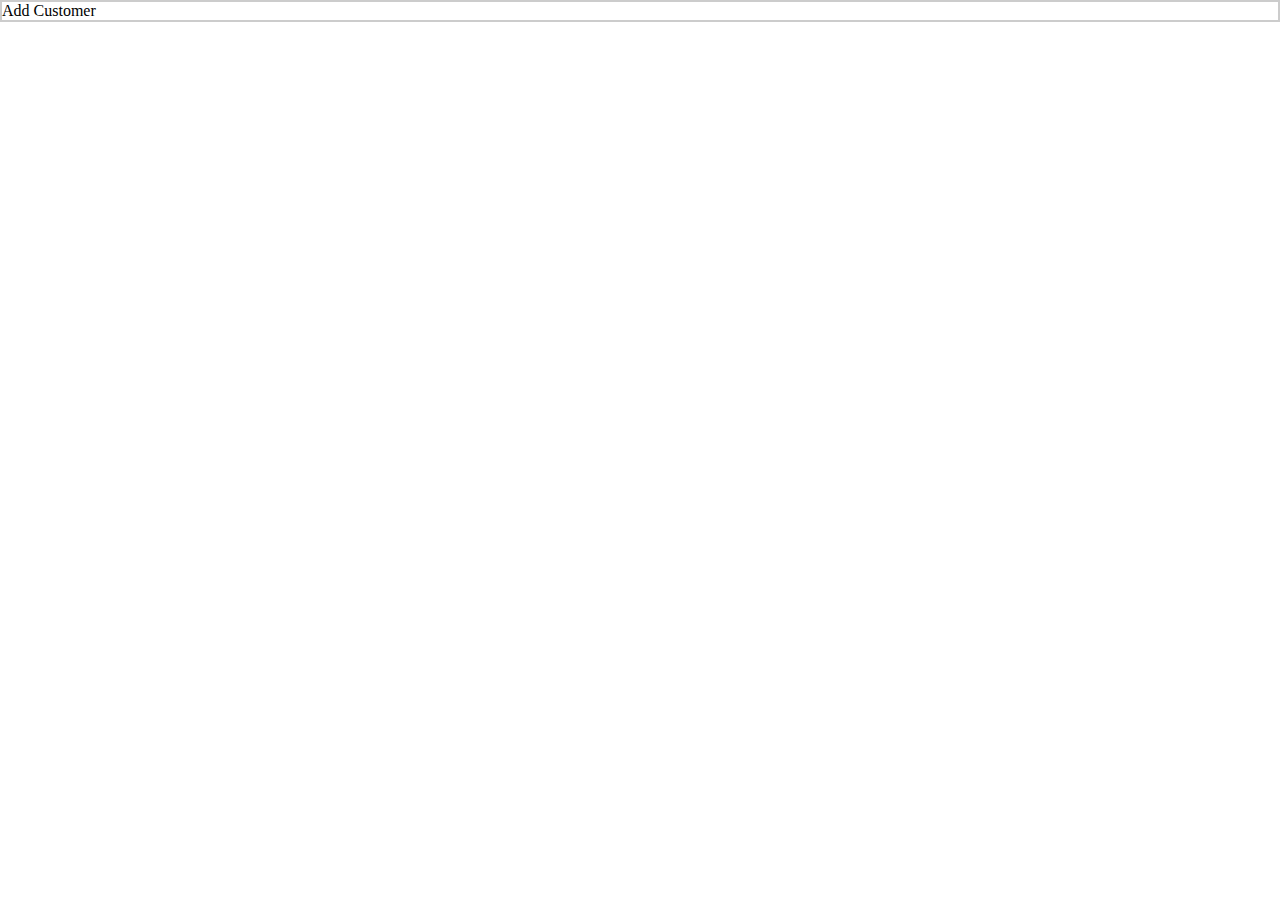
<file: Pages/add_customer.html>
<!DOCTYPE html>
<html lang="en">

<head>
    <meta charset="UTF-8">
    <meta name="viewport" content="width=device-width, initial-scale=1.0">
    <link rel="stylesheet" href="../Styles/landing_page.css" />
    <title>Add Customer</title>
</head>

<body>
    Add Customer
</body>
</html>
</file>
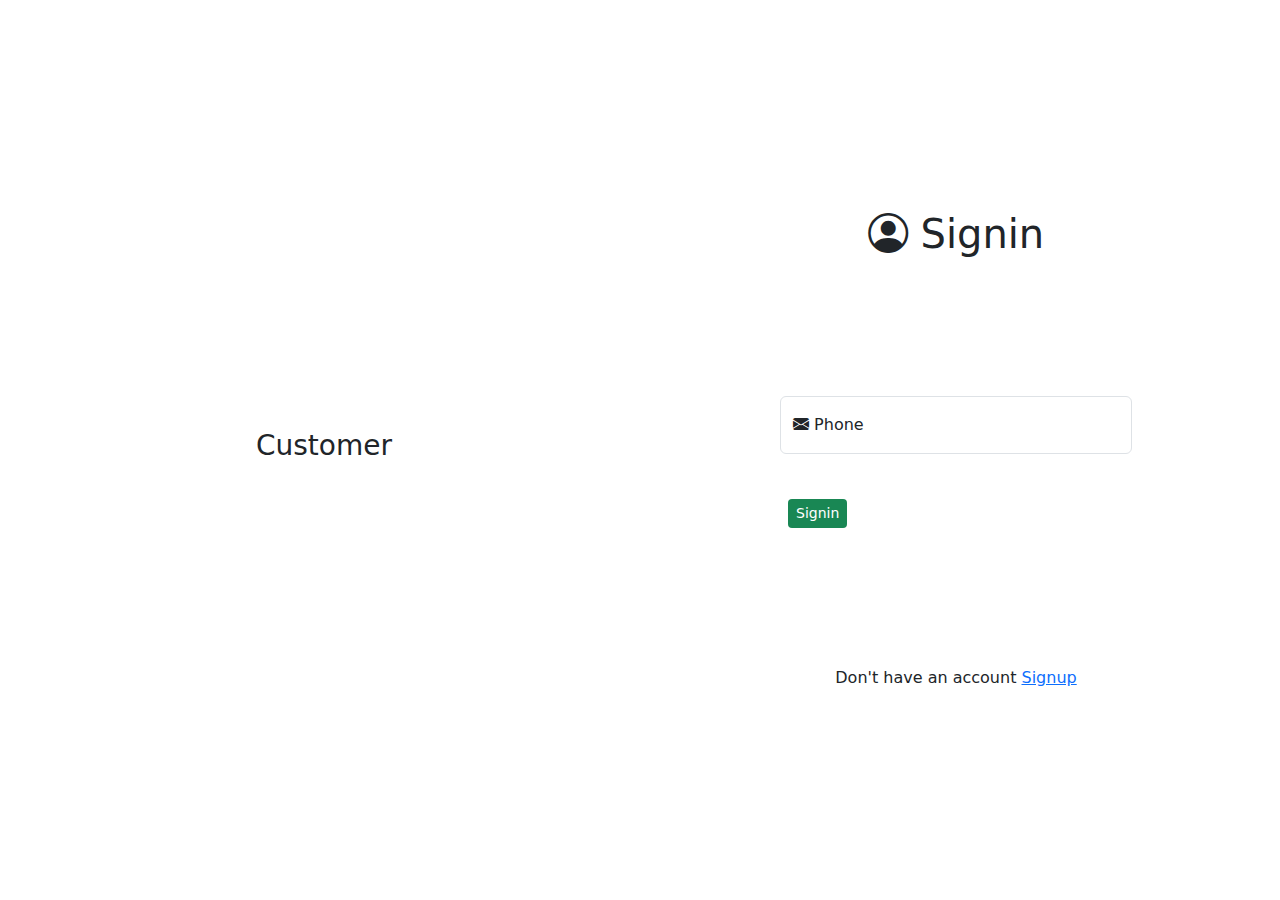
<file: Pages/customerSignin.html>
<!DOCTYPE html>
<html lang="en">

<head>
    <meta charset="UTF-8">
    <meta name="viewport" content="width=device-width, initial-scale=1.0">
    <link href="https://cdn.jsdelivr.net/npm/bootstrap@5.3.3/dist/css/bootstrap.min.css" rel="stylesheet"
        integrity="sha384-QWTKZyjpPEjISv5WaRU9OFeRpok6YctnYmDr5pNlyT2bRjXh0JMhjY6hW+ALEwIH" crossorigin="anonymous" />
    <script src="https://cdn.jsdelivr.net/npm/bootstrap@5.3.3/dist/js/bootstrap.bundle.min.js"
        integrity="sha384-YvpcrYf0tY3lHB60NNkmXc5s9fDVZLESaAA55NDzOxhy9GkcIdslK1eN7N6jIeHz"
        crossorigin="anonymous"></script>
    <!-- FOR ICONS -->
    <link rel="stylesheet" href="https://cdn.jsdelivr.net/npm/bootstrap-icons@1.5.0/font/bootstrap-icons.css" />

    <link rel="stylesheet" href="../Styles/signin.css">

    <title>Signin</title>
</head>

<body class="">
    <div class="mainBox">
        <div class="mainBoxOne">
            <div class="h3">Customer</div>
        </div>
        <div class="mainBoxTwo">
            <div></div>
            <div class="formHeader h1">
                <i class="bi-person-circle"></i> Signin
            </div>
            <div class="formBody">
                <form class="formElement" id="signinForm">
                    <div class="form-floating mb-3">
                        <input type="number" class="form-control" id="signinPhone" placeholder="Email" name="email"
                            requiredx>
                        <label for="signinPhone">
                            <i class="bi-envelope-fill"></i>
                            Phone
                        </label>
                        <div class="text-danger formMsg" id="signinPhoneMsg">
                        </div>
                    </div>
                    <button type="submit" class="btn btn-success border-0 btn-sm m-2">
                        Signin
                    </button>
                </form>
            </div>
            <div class="formBody">
                Don't have an account <a href="./customerSignup.html" class="">Signup</a>
            </div>
            <div></div>
        </div>
    </div>
    <script src="../JS/signin.js" type="module"></script>
</body>

</html>
</file>
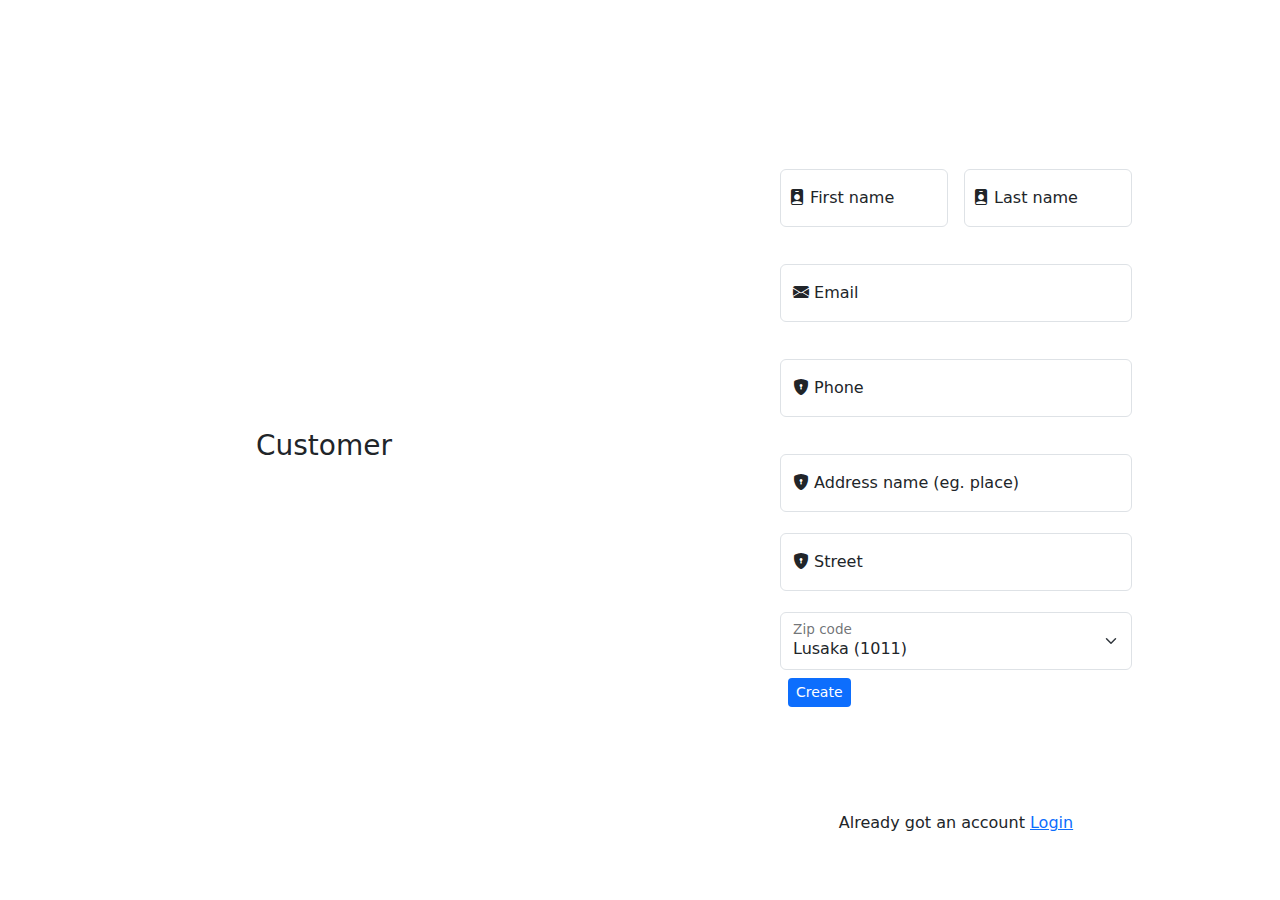
<file: Pages/customerSignup.html>
<!DOCTYPE html>
<html lang="en">

<head>
    <meta charset="UTF-8">
    <meta name="viewport" content="width=device-width, initial-scale=1.0">
    <link href="https://cdn.jsdelivr.net/npm/bootstrap@5.3.3/dist/css/bootstrap.min.css" rel="stylesheet"
        integrity="sha384-QWTKZyjpPEjISv5WaRU9OFeRpok6YctnYmDr5pNlyT2bRjXh0JMhjY6hW+ALEwIH" crossorigin="anonymous" />
    <script src="https://cdn.jsdelivr.net/npm/bootstrap@5.3.3/dist/js/bootstrap.bundle.min.js"
        integrity="sha384-YvpcrYf0tY3lHB60NNkmXc5s9fDVZLESaAA55NDzOxhy9GkcIdslK1eN7N6jIeHz"
        crossorigin="anonymous"></script>
    <!-- FOR ICONS -->
    <link rel="stylesheet" href="https://cdn.jsdelivr.net/npm/bootstrap-icons@1.5.0/font/bootstrap-icons.css" />

    <link rel="stylesheet" href="../Styles/signup.css">
    <title>Signup</title>
</head>

<body class="">
    <div class="mainBox">
        <div class="mainBoxOne">
            <div class="h3">Customer</div>
        </div>
        <div class="mainBoxTwo">
            <div class="formHeader h1">
            </div>
            <div class="formBody">
                <!--  -->
                <form class="formElement" id="signupForm">
                    <div class="row">
                        <div class="form-floating mb-3 col">
                            <input type="test" class="form-control" id="signupFirstName" placeholder="First name"
                                name="first_name" required>
                            <label class="ms-2" for="signupFirstName">
                                <i class="bi-person-badge-fill"></i>
                                First name
                            </label>
                            <div class="text-danger formMsg" id="signupFirstNameMsg">
                            </div>
                        </div>
                        <div class="form-floating mb-2 col ps-1">
                            <input type="text" class="form-control" id="signupLastName" placeholder="lastname"
                                name="last_name" required>
                            <label for="signupLastName">
                                <i class="bi-person-badge-fill"></i>
                                Last name
                            </label>
                            <div class="text-danger formMsg" id="signupLastNameMsg">
                            </div>
                        </div>
                    </div>
                    <!--  -->
                    <div class="form-floating mb-3">
                        <input type="email" class="form-control" id="customerEmail" placeholder="Email" name="email"
                            required>
                        <label for="customerEmail">
                            <i class="bi-envelope-fill"></i>
                            Email
                        </label>
                        <div class="text-danger formMsg" id="customerEmailMsg">
                        </div>
                    </div>

                    <div class="form-floating mb-3">
                        <input type="number" class="form-control" id="customerPhone" placeholder="Password"
                            name="password" required>
                        <label for="customerPhone">
                            <i class="bi-shield-lock-fill"></i>
                            Phone
                        </label>
                        <div class="text-danger formMsg" id="customerPhoneMsg">

                        </div>
                    </div>
                    <div class="form-floating">
                        <input type="text" class="form-control" id="customerAddress" placeholder="text" name="comfirm"
                            required>
                        <label for="customerAddress">
                            <i class="bi-shield-lock-fill"></i>
                            Address name (eg. place)
                        </label>
                        <div class="text-danger formMsg" id="customerAddressMsg">
                        </div>
                    </div>
                    <div class="form-floating">
                        <input type="text" class="form-control" id="customerStreet" placeholder="Password"
                            name="comfirm" required>
                        <label for="customerStreet">
                            <i class="bi-shield-lock-fill"></i>
                            Street
                        </label>
                        <div class="text-danger formMsg" id="customerStreetMsg">
                        </div>
                    </div>
                    <div class="form-floating">
                        <select class="form-select" id="zipCode" aria-label="">
                        </select>
                        <label for="zipCode">Zip code</label>
                    </div>
                    <button type="submit" class="btn btn-primary border-0 btn-sm m-2">
                        Create
                    </button>
                </form>
            </div>
            <div class="formBody">
                Already got an account <a href="./customerSignin.html" class="">Login</a>
            </div>
        </div>
    </div>
    <script src="../JS/signupCustomer.js" type="module"></script>
</body>

</html>
</file>
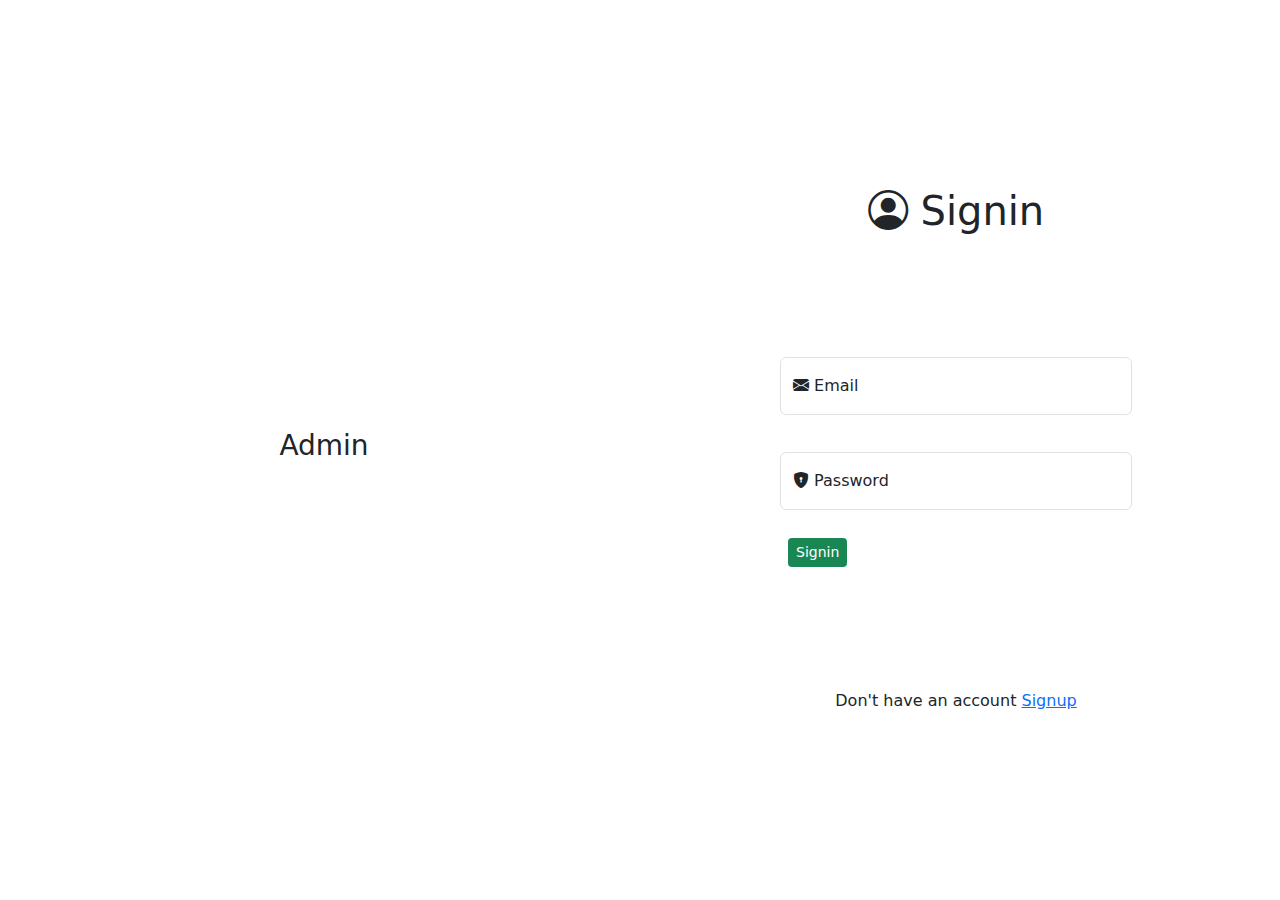
<file: Pages/signin.html>
<!DOCTYPE html>
<html lang="en">

<head>
    <meta charset="UTF-8">
    <meta name="viewport" content="width=device-width, initial-scale=1.0">
    <link href="https://cdn.jsdelivr.net/npm/bootstrap@5.3.3/dist/css/bootstrap.min.css" rel="stylesheet"
        integrity="sha384-QWTKZyjpPEjISv5WaRU9OFeRpok6YctnYmDr5pNlyT2bRjXh0JMhjY6hW+ALEwIH" crossorigin="anonymous" />
    <script src="https://cdn.jsdelivr.net/npm/bootstrap@5.3.3/dist/js/bootstrap.bundle.min.js"
        integrity="sha384-YvpcrYf0tY3lHB60NNkmXc5s9fDVZLESaAA55NDzOxhy9GkcIdslK1eN7N6jIeHz"
        crossorigin="anonymous"></script>
    <!-- FOR ICONS -->
    <link rel="stylesheet" href="https://cdn.jsdelivr.net/npm/bootstrap-icons@1.5.0/font/bootstrap-icons.css" />

    <link rel="stylesheet" href="../Styles/signin.css">

    <title>Signin</title>
</head>

<body class="">
    <div class="mainBox">
        <div class="mainBoxOne">
            <div class="h3">Admin</div>
        </div>
        <div class="mainBoxTwo">
            <div></div>
            <div class="formHeader h1">
                <i class="bi-person-circle"></i> Signin
            </div>
            <div class="formBody">
                <form class="formElement" id="signinForm">
                    <div class="form-floating mb-3">
                        <input type="email" class="form-control" id="signinEmail" placeholder="Email" name="email"
                            requiredx>
                        <label for="signinEmail">
                            <i class="bi-envelope-fill"></i>
                            Email
                        </label>
                        <div class="text-danger formMsg" id="signinEmailMsg">
                        </div>
                    </div>
                    <div class="form-floating">
                        <input type="password" class="form-control" id="signinPassword" placeholder="Password"
                            name="password" requiredx>
                        <label for="signinPassword">
                            <i class="bi-shield-lock-fill"></i>
                            Password
                        </label>
                        <div class="text-danger formMsg" id="signinPasswordMsg">
                        </div>
                    </div>
                    <button type="submit" class="btn btn-success border-0 btn-sm m-2">
                        Signin
                    </button>
                </form>
            </div>
            <div class="formBody">
                Don't have an account <a href="./signup.html" class="">Signup</a>
            </div>
            <div></div>
        </div>
    </div>
    <script src="../JS/signin.js" type="module"></script>
</body>

</html>
</file>
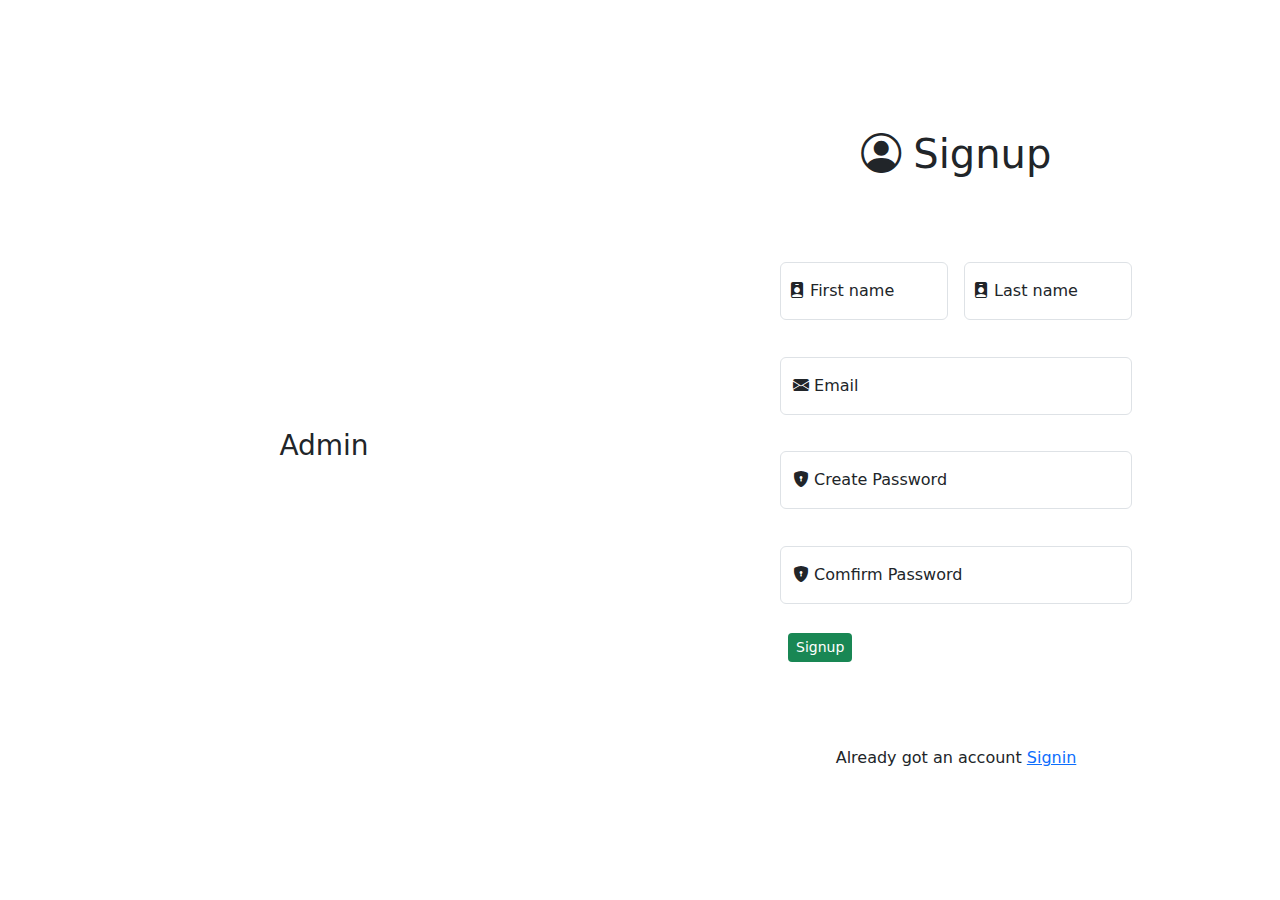
<file: Pages/signup.html>
<!DOCTYPE html>
<html lang="en">

<head>
    <meta charset="UTF-8">
    <meta name="viewport" content="width=device-width, initial-scale=1.0">
    <link href="https://cdn.jsdelivr.net/npm/bootstrap@5.3.3/dist/css/bootstrap.min.css" rel="stylesheet"
        integrity="sha384-QWTKZyjpPEjISv5WaRU9OFeRpok6YctnYmDr5pNlyT2bRjXh0JMhjY6hW+ALEwIH" crossorigin="anonymous" />
    <script src="https://cdn.jsdelivr.net/npm/bootstrap@5.3.3/dist/js/bootstrap.bundle.min.js"
        integrity="sha384-YvpcrYf0tY3lHB60NNkmXc5s9fDVZLESaAA55NDzOxhy9GkcIdslK1eN7N6jIeHz"
        crossorigin="anonymous"></script>
    <!-- FOR ICONS -->
    <link rel="stylesheet" href="https://cdn.jsdelivr.net/npm/bootstrap-icons@1.5.0/font/bootstrap-icons.css" />

    <link rel="stylesheet" href="../Styles/signup.css">

    <title>Signup</title>
</head>

<body class="">
    <div class="mainBox">
        <div class="mainBoxOne">
            <div class="h3">Admin</div>
        </div>
        <div class="mainBoxTwo">
            <div></div>
            <div class="formHeader h1">
                <i class="bi-person-circle"></i> Signup
            </div>
            <div class="formBody">
                <form class="formElement" id="signupForm">
                    <div class="row">
                        <div class="form-floating mb-3 col">
                            <input type="test" class="form-control" id="signupFirstName" placeholder="First name"
                                name="first_name" required>
                            <label class="ms-2" for="signupFirstName">
                                <i class="bi-person-badge-fill"></i>
                                First name
                            </label>
                            <div class="text-danger formMsg" id="signupFirstNameMsg">
                            </div>
                        </div>
                        <div class="form-floating mb-2 col ps-1">
                            <input type="text" class="form-control" id="signupLastName" placeholder="lastname"
                                name="last_name" required>
                            <label for="signupLastName">
                                <i class="bi-person-badge-fill"></i>
                                Last name
                            </label>
                            <div class="text-danger formMsg" id="signupLastNameMsg">
                            </div>
                        </div>
                    </div>
                    <!--  -->
                    <div class="form-floating mb-3">
                        <input type="email" class="form-control" id="signupEmail" placeholder="Email" name="email"
                            required>
                        <label for="signupEmail">
                            <i class="bi-envelope-fill"></i>
                            Email
                        </label>
                        <div class="text-danger formMsg" id="signupEmailMsg">
                        </div>
                    </div>
                    <div class="form-floating mb-3">
                        <input type="password" class="form-control" id="signupCreatePassword" placeholder="Password"
                            name="password" required>
                        <label for="signupCreatePassword">
                            <i class="bi-shield-lock-fill"></i>
                            Create Password
                        </label>
                        <div class="text-danger formMsg" id="signupPasswordMsg">

                        </div>
                    </div>
                    <div class="form-floating">
                        <input type="password" class="form-control" id="signupComfirmPassword" placeholder="Password"
                            name="comfirm" required>
                        <label for="signupComfirmPassword">
                            <i class="bi-shield-lock-fill"></i>
                            Comfirm Password
                        </label>
                        <div class="text-danger formMsg" id="signupComfirmMsg">
                        </div>
                    </div>
                    <button type="submit" class="btn btn-success border-0 btn-sm m-2">
                        Signup
                    </button>
                </form>
            </div>
            <div class="formBody">
                Already got an account <a href="./signin.html" class="">Signin</a>
            </div>
            <div></div>
        </div>
    </div>
    <script src="../JS/signup.js" type="module"></script>
</body>

</html>
</file>
<file: Styles/landing_page.css>
* {
  border: solid 1px rgba(0, 0, 0, .2);
  padding: 0;
  margin: 0;
}

.MainLayout {
  position: absolute;
  top: 0;
  bottom: 0;
  width: 100%;
}
.layouts {
  position: fixed;
  top: 0;
  bottom: 0;
  overflow-y: auto;
}
/* Mobile Devices (portrait and landscape) up to 767px */
@media only screen and (max-width: 567px) {
  .mainHeader {
    top: 0;
    left: 0;
    right: 0;
    height: 4rem;
    display: grid;
  }
  .mainMain {
    left: 0;
    right: 0;
    top: 4rem;
    bottom: 0;
  }
  .mainAside {
    display: none;
  }
  .subAside {
    display: none;
  }
}
/* Tablets and Min Laptops 768px */
@media only screen and (min-width: 568px) {
  .mainHeader {
    top: 0;
    right: 0;
    left: 4rem;
    height: 4rem;
    display: grid;
  }
  .mainMain {
    top: 4em;
    bottom: 0;
    left: 4rem;
    right: 15rem;
  }
  .mainAside {
    top: 0;
    bottom: 0;
    width: 4rem;
  }
  .subAside {
    top: 4rem;
    bottom: 0;
    width: 15rem;
    right: 0;
  }
}
/* Desktops and larger screens 1340px*/
@media only screen and (min-width: 840px) {
  .mainHeader {
    top: 0;
    left: 9rem;
    right: 0;
    height: 4rem;
    display: grid;
  }
  .mainMain {
    top: 4rem;
    bottom: 0;
    left: 9rem;
    right: 17rem;
  }
  .mainAside {
    top: 0;
    bottom: 0;
    width: 9rem;
  }
  .subAside {
    top: 4rem;
    bottom: 0;
    width: 17rem;
    right: 0;
  }
}
</file>
<file: Styles/signin.css>
* {
  /* border: solid 1px rgba(0, 0, 0, 0.2); */
  padding: 0;
  margin: 0;
}

.mainBox {
  position: absolute;
  top: 0;
  bottom: 0;
  width: 100%;
}
/* Mobile Devices (portrait and landscape) up to 767px */
@media only screen and (max-width: 567px) {
  .mainBox {
    display: grid;
    grid-template-columns: repeat(1, 1fr);
    grid-gap: 1rem;
    padding: 1rem;
  }
  .mainBoxOne {
    display: none;
  }
  .mainBoxTwo {
    display: block;
    display: flex;
    flex-direction: column;
    justify-content: space-around;
    align-items: center;
  }
  .formElement {
    width: 20rem;
  }
}
/* Tablets and Min Laptops 768px */
@media only screen and (min-width: 568px) {
  .mainBox {
    display: grid;
    grid-template-columns: repeat(1, 1fr);
    grid-gap: 1rem;
    padding: 1rem;
  }
  .mainBoxOne {
    display: none;
  }
  .mainBoxTwo {
    display: block;
    display: flex;
    flex-direction: column;
    justify-content: space-around;
    align-items: center;
  }
  .formElement {
    width: 24rem;
  }
}
/* Desktops and larger screens 1340px*/
@media only screen and (min-width: 840px) {
  .mainBox {
    display: grid;
    grid-template-columns: repeat(2, 1fr);
    grid-gap: 1rem;
    padding: 1rem;
  }
  .mainBoxOne {
    display: block;
    display: flex;
    flex-direction: column;
    justify-content: space-around;
    align-items: center;
  }
  .mainBoxTwo {
    display: block;
    display: flex;
    flex-direction: column;
    justify-content: space-around;
    align-items: center;
  }
  .formElement {
    width: 22rem;
  }
}

.formMsg {
  margin-top: -0.2rem;
  height: 1.5rem;
}
</file>
<file: Styles/signup.css>
* {
  /* border: solid 1px rgba(0, 0, 0, 0.2); */
  padding: 0;
  margin: 0;
}

.mainBox {
  position: absolute;
  top: 0;
  bottom: 0;
  width: 100%;
}

/* Mobile Devices (portrait and landscape) up to 767px */
@media only screen and (max-width: 567px) {
  .mainBox {
    display: grid;
    grid-template-columns: repeat(1, 1fr);
    grid-gap: 1rem;
    padding: 1rem;
  }
  .mainBoxOne {
    display: none;
  }
  .mainBoxTwo {
    display: block;
    display: flex;
    flex-direction: column;
    justify-content: space-around;
    align-items: center;
  }
  .formElement {
    width: 20rem;
  }
}
/* Tablets and Min Laptops 768px */
@media only screen and (min-width: 568px) {
  .mainBox {
    display: grid;
    grid-template-columns: repeat(1, 1fr);
    grid-gap: 1rem;
    padding: 1rem;
  }
  .mainBoxOne {
    display: none;
  }
  .mainBoxTwo {
    display: block;
    display: flex;
    flex-direction: column;
    justify-content: space-around;
    align-items: center;
  }
  .formElement {
    width: 24rem;
  }
}
/* Desktops and larger screens 1340px*/
@media only screen and (min-width: 840px) {
  .mainBox {
    display: grid;
    grid-template-columns: repeat(2, 1fr);
    grid-gap: 1rem;
    padding: 1rem;
  }
  .mainBoxOne {
    display: block;
    display: flex;
    flex-direction: column;
    justify-content: space-around;
    align-items: center;
  }
  .mainBoxTwo {
    display: block;
    display: flex;
    flex-direction: column;
    justify-content: space-around;
    align-items: center;
  }
  .formElement {
    width: 22rem;
  }
}

.formMsg {
  margin-top: -0.2rem;
  height: 1.5rem;
}
</file>
